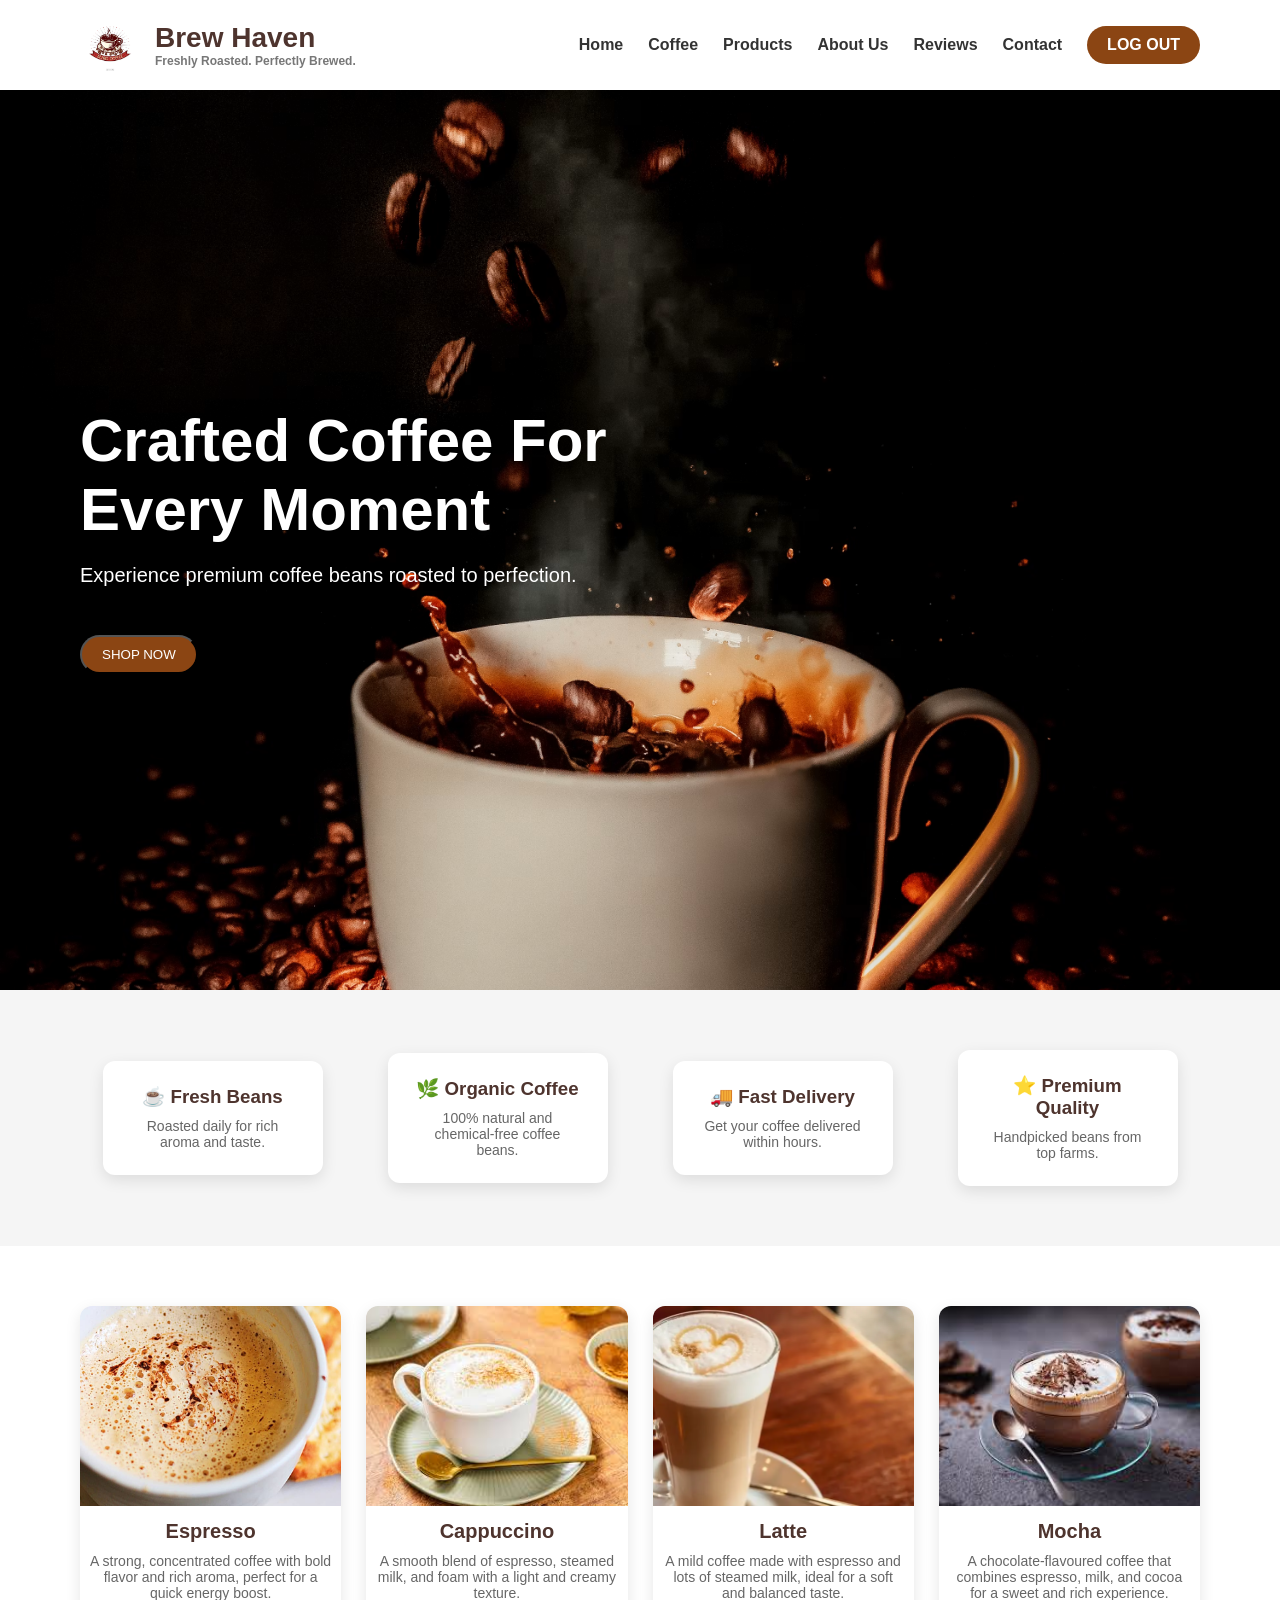
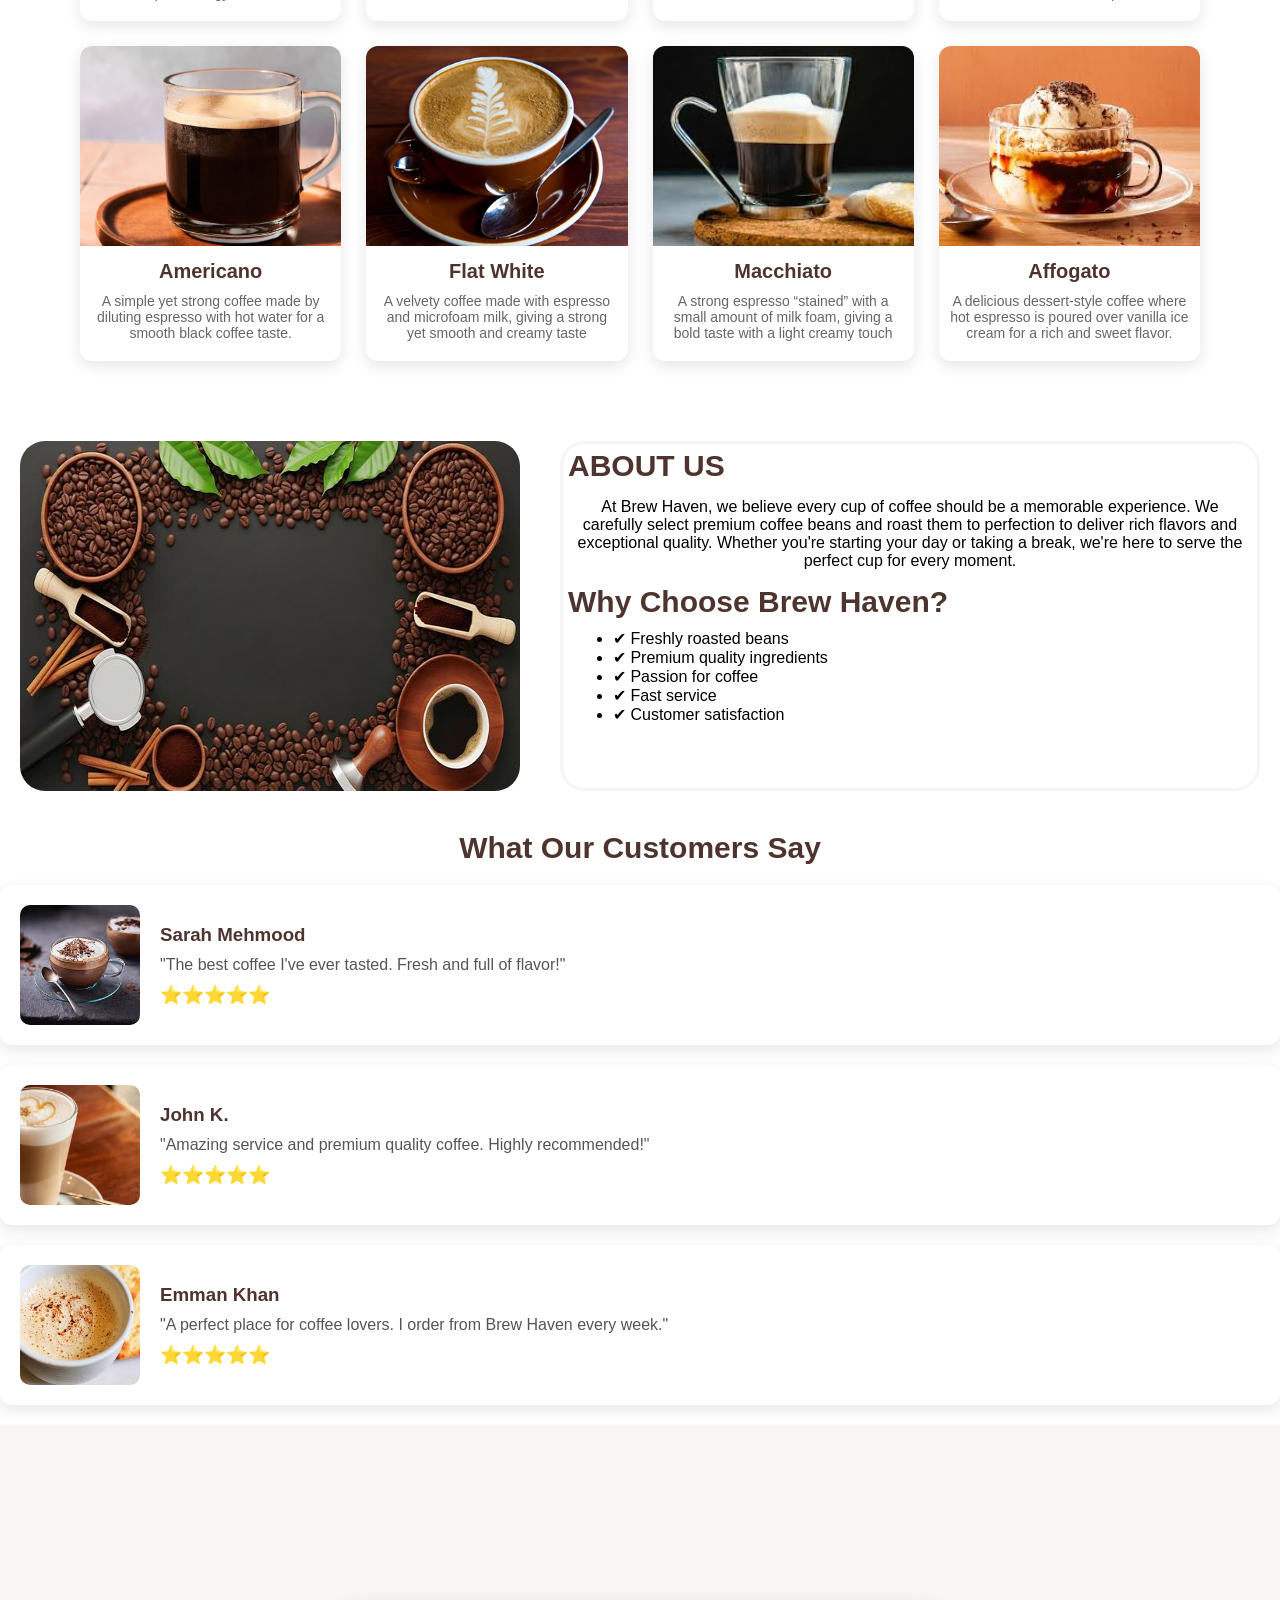
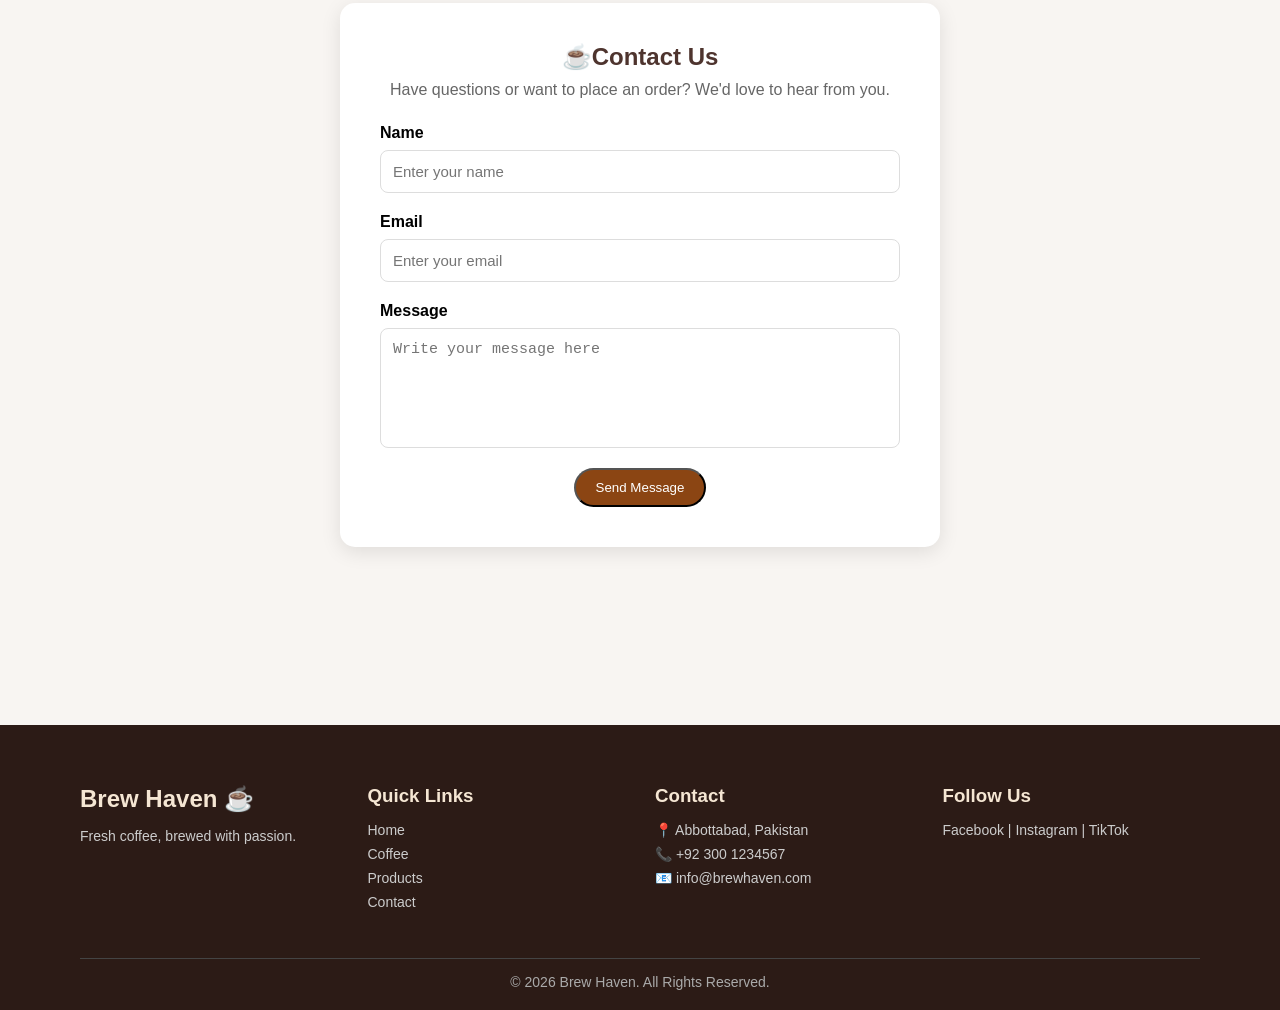
<file: index.html>
<!DOCTYPE html>
<html lang="en">
<head>
    <meta charset="UTF-8">
    <meta name="viewport" content="width=device-width, initial-scale=1.0">
    <title>Landing Page</title>
</head>
<link rel="stylesheet" href="style.css">

<body>
<header>
    <nav>
        <div class="logo">
            <img src="images/img2.avif" alt="Logo">

            <div class="brand">
                <h1>Brew Haven</h1>
                <p>Freshly Roasted. Perfectly Brewed.</p>
            </div>
        </div>

        <div class="nav-links">
            <a href="#hero">Home</a>
            <a href="#features">Coffee</a>
            <a href="#products">Products</a>
            <a href="#aboutus">About Us</a>
            <a href="#reviews">Reviews</a>
            <a href="#contact">Contact</a>
            <a href="#" class="btn" >LOG OUT</a>
        </div>
    </nav>
</header>



<!-- HERO SECTION -->
<section class="hero" id="hero">
    <div class="hero-content">
        <h1>Crafted Coffee For Every Moment</h1>
        <p>Experience premium coffee beans roasted to perfection.</p><br>
        <button class="btn" id="shopbtn">SHOP NOW</button>
    </div>
</section>



<!-- FEATURES -->
<section class="features" id="features">
    <div class="feature">
        <h3>☕ Fresh Beans</h3>
        <p>Roasted daily for rich aroma and taste.</p>
    </div>

    <div class="feature">
        <h3>🌿 Organic Coffee</h3>
        <p>100% natural and chemical-free coffee beans.</p>
    </div>

    <div class="feature">
        <h3>🚚 Fast Delivery</h3>
        <p>Get your coffee delivered within hours.</p>
    </div>

    <div class="feature">
        <h3>⭐ Premium Quality</h3>
        <p>Handpicked beans from top farms.</p>
    </div>
</section>




<!-- PRODUCTS -->
<section class="products" id="products">

    <div class="product">
        <img src="images/img6.jpg" alt="expresso">
        <h1>Espresso</h1>
        <p>A strong, concentrated coffee with bold flavor
             and rich aroma, perfect for a quick energy boost.</p>
     </div>


    <div class="product">
        <img src="images/img7.jpg" alt="cappuccino">
        <h1>Cappuccino</h1>
        <p>A smooth blend of espresso, 
            steamed milk, and foam with a light and creamy texture.</p>
    </div>


    <div class="product">
        <img src="images/img8.webp" alt="latte">
        <h1>Latte</h1>
        <p>A mild coffee made with espresso and lots 
            of steamed milk, ideal for a soft and balanced taste.</p>
    </div>


    <div class="product">
        <img src="images/img9.jpg" alt="mocha">
        <h1>Mocha</h1>
        <p>A chocolate-flavoured coffee that combines espresso, 
            milk, and cocoa for a sweet and rich experience.</p>
    </div>


    <div class="product">
        <img src="images/img10.webp" alt="americano">
        <h1>Americano</h1>
        <p>A simple yet strong coffee made by diluting 
            espresso with hot water for a smooth black coffee taste.</p>
    </div>


    <div class="product">
        <img src="images/img11.avif" alt="flat White">
        <h1>Flat White</h1>
        <p>A velvety coffee made with espresso and 
            microfoam milk, giving a strong yet smooth and creamy taste</p>
    </div>


     <div class="product">
        <img src="images/img12.jpg" alt="macchiato">
        <h1>Macchiato</h1>
        <p>A strong espresso “stained” with a small amount of 
            milk foam, giving a bold taste with a light creamy touch</p>
    </div>

     <div class="product">
        <img src="images/img13.jpg" alt="affogato">
        <h1>Affogato</h1>
        <p>A delicious dessert-style coffee where hot 
            espresso is poured over vanilla ice cream for a rich and sweet flavor.</p>
    </div>
</section>


<!-- ABOUT coffee -->
 <section class="aboutus" id="aboutus">
    <img src="images/img17.jpg" alt="love coffee">
    <div class="abt">
        <h2>ABOUT US</h2>
        <p>At Brew Haven, we believe every cup of 
            coffee should be a memorable experience.
             We carefully select premium coffee beans 
             and roast them to perfection to deliver rich flavors
              and exceptional quality. Whether you're starting your 
              day or taking a break, we're here to serve the perfect 
              cup for every moment.</p>
              <h2>Why Choose Brew Haven?</h2>
        <ul>
            <li>✔ Freshly roasted beans</li>
            <li>✔ Premium quality ingredients</li>
            <li>✔ Passion for coffee</li>
            <li>✔ Fast service</li>
            <li>✔ Customer satisfaction</li>
        </ul>
    </div>

 </section>


 <!-- REVIEWS -->
 <h3 class="customer">What Our Customers Say</h3>

 <section class="reviews" id="reviews">
    
    <div class="review">
    <img src="images/img9.jpg" alt="Coffee Review">

    <div class="review-content">
        <h3>Sarah Mehmood</h3>
        <p>"The best coffee I've ever tasted. Fresh and full of flavor!"</p>
        <span>⭐⭐⭐⭐⭐</span>
    </div>
</div>

    <div class="review">
    <img src="images/img8.webp" alt="Coffee Review">

    <div class="review-content">
        <h3>John K.</h3>
        <p>"Amazing service and premium quality coffee. Highly recommended!"</p>
        <span>⭐⭐⭐⭐⭐</span>
    </div>
    </div>

    <div class="review">
    <img src="images/img6.jpg" alt="Coffee Review">

    <div class="review-content">
        <h3>Emman Khan</h3>
        <p>"A perfect place for coffee lovers. I order from Brew Haven every week."</p>
        <span>⭐⭐⭐⭐⭐</span>
    </div>
    </div>
</section>


<!-- CONTACT US  -->
<section class="contactus" id="contact">

    <div class="form-container">

        <h2>☕Contact Us</h2>
        <p>Have questions or want to place an order? We'd love to hear from you.</p>

        <form action="backend.php" method="post" id="form">

            <label for="name">Name</label>
            <input type="text" id="name" placeholder="Enter your name">

            <label for="email">Email</label>
            <input type="email" id="email" placeholder="Enter your email">

            <label for="message">Message</label>
            <textarea id="message" placeholder="Write your message here"></textarea>

            <button type="submit" class="btn" id="sndbtn" >Send Message</button>

        </form>
     </div>
</section>
<footer class="footer">

    <div class="footer-container">

        <div class="footer-box">
            <h2>Brew Haven ☕</h2>
            <p>Fresh coffee, brewed with passion.</p>
        </div>

        <div class="footer-box">
            <h3>Quick Links</h3>
            <a href="#hero">Home</a>
            <a href="#coffee">Coffee</a>
            <a href="#products">Products</a>
            <a href="#contact">Contact</a>
        </div>

        <div class="footer-box">
            <h3>Contact</h3>
            <p>📍 Abbottabad, Pakistan</p>
            <p>📞 +92 300 1234567</p>
            <p>📧 info@brewhaven.com</p>
        </div>

        <div class="footer-box">
            <h3>Follow Us</h3>
            <p>Facebook | Instagram | TikTok</p>
        </div>

    </div>

    <div class="footer-bottom">
        <p>© 2026 Brew Haven. All Rights Reserved.</p>
    </div>

</footer>
<script src="script.js"></script>
</body>

</html>
</file>
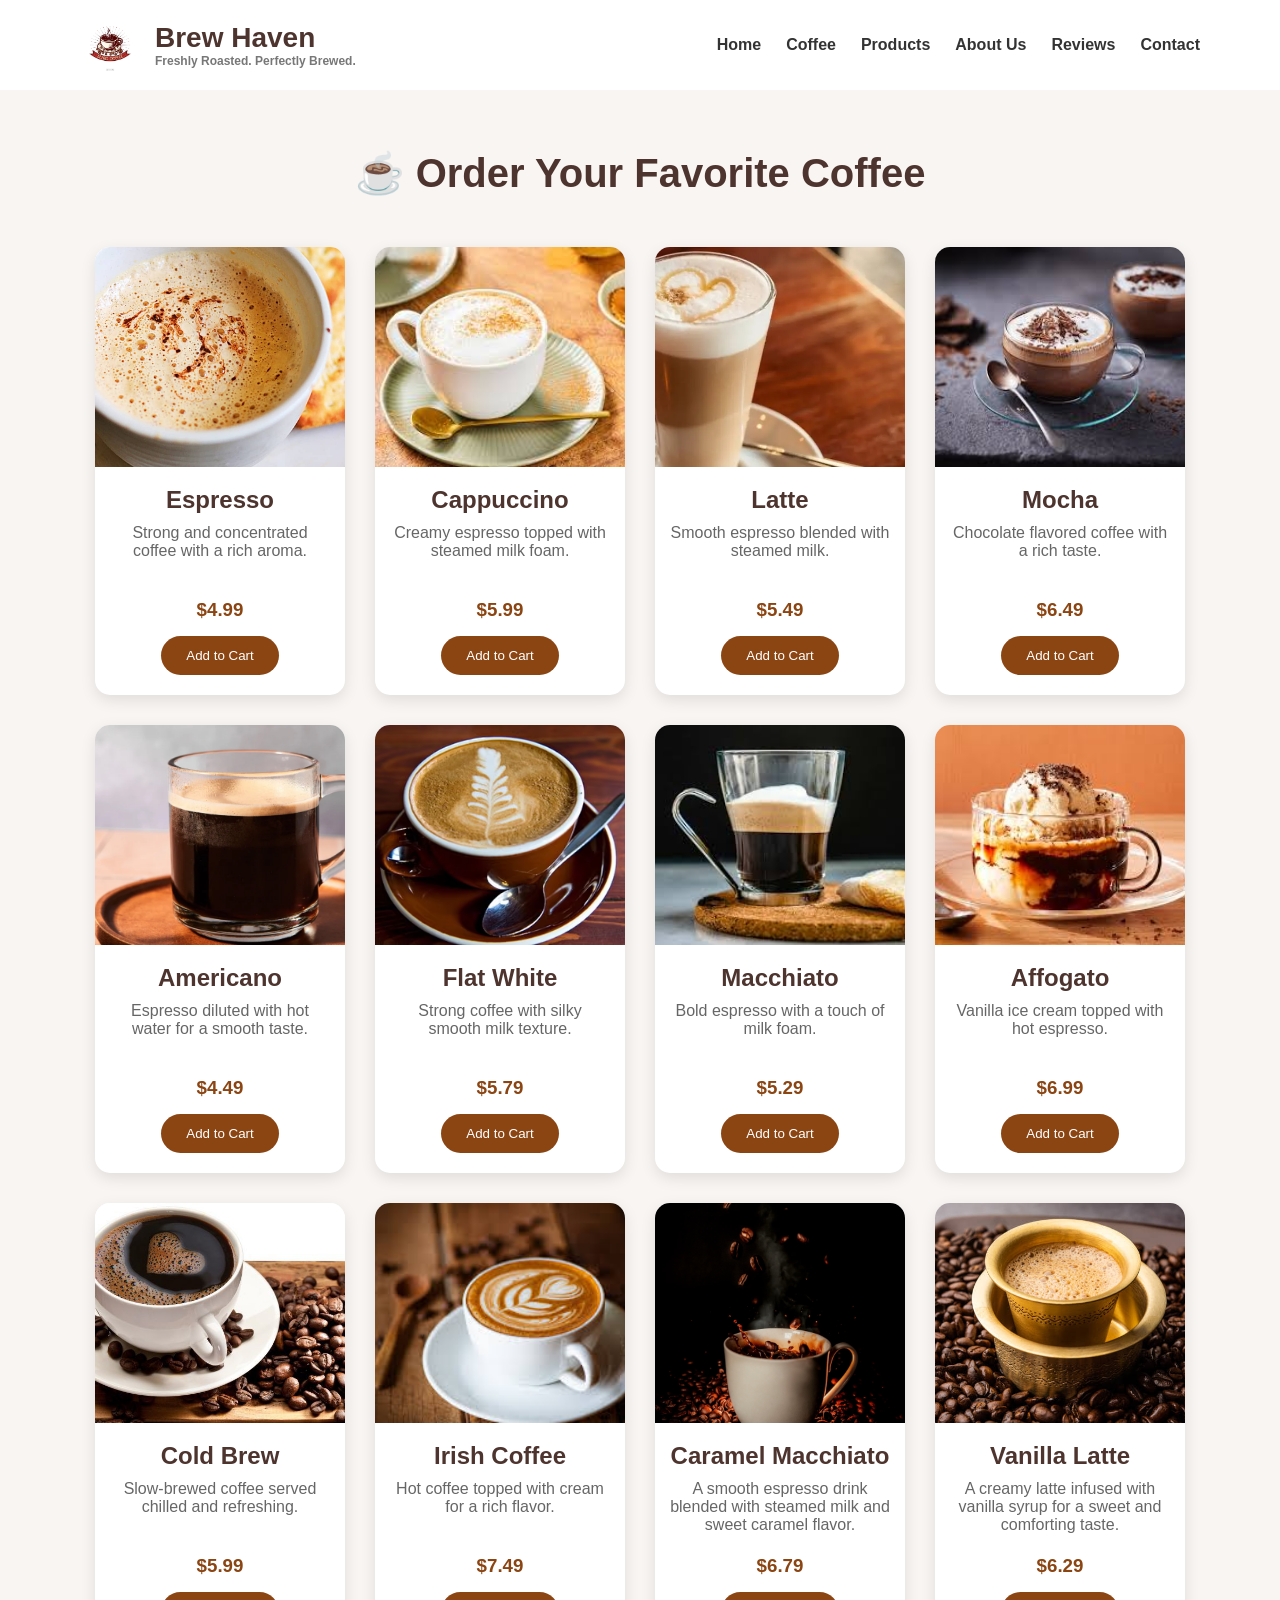
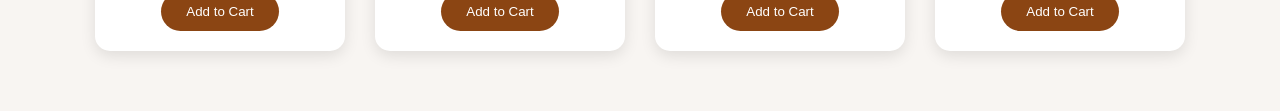
<file: shop.html>
<!DOCTYPE html>
<html>
<head>
    <title>Shop</title>
</head>
<link rel="stylesheet" href="style.css">


<body>
<header>
    <nav>
        <div class="logo">
            <img src="images/img2.avif" alt="Logo">

            <div class="brand">
                <h1>Brew Haven</h1>
                <p>Freshly Roasted. Perfectly Brewed.</p>
            </div>
        </div>

        <div class="nav-links">
            <a href="index.html#hero">Home</a>
            <a href="index.html#features">Coffee</a>
            <a href="index.html#products">Products</a>
            <a href="index.html#aboutus">About Us</a>
            <a href="index.html#reviews">Reviews</a>
            <a href="index.html#contact">Contact</a>
        </div>
    </nav>
</header>
<section class="cards">

    <h1 class="shop-title">☕ Order Your Favorite Coffee</h1>

    <div class="card">
        <img src="images/img6.jpg" alt="Espresso">
        <h2>Espresso</h2>
        <p>Strong and concentrated coffee with a rich aroma.</p>
        <h3>$4.99</h3>
        <button>Add to Cart</button>
    </div>

    <div class="card">
        <img src="images/img7.jpg" alt="Cappuccino">
        <h2>Cappuccino</h2>
        <p>Creamy espresso topped with steamed milk foam.</p>
        <h3>$5.99</h3>
        <button>Add to Cart</button>
    </div>

    <div class="card">
        <img src="images/img8.webp" alt="Latte">
        <h2>Latte</h2>
        <p>Smooth espresso blended with steamed milk.</p>
        <h3>$5.49</h3>
        <button>Add to Cart</button>
    </div>

    <div class="card">
        <img src="images/img9.jpg" alt="Mocha">
        <h2>Mocha</h2>
        <p>Chocolate flavored coffee with a rich taste.</p>
        <h3>$6.49</h3>
        <button>Add to Cart</button>
    </div>

    <div class="card">
        <img src="images/img10.webp" alt="Americano">
        <h2>Americano</h2>
        <p>Espresso diluted with hot water for a smooth taste.</p>
        <h3>$4.49</h3>
        <button>Add to Cart</button>
    </div>

    <div class="card">
        <img src="images/img11.avif" alt="Flat White">
        <h2>Flat White</h2>
        <p>Strong coffee with silky smooth milk texture.</p>
        <h3>$5.79</h3>
        <button>Add to Cart</button>
    </div>

    <div class="card">
        <img src="images/img12.jpg" alt="Macchiato">
        <h2>Macchiato</h2>
        <p>Bold espresso with a touch of milk foam.</p>
        <h3>$5.29</h3>
        <button>Add to Cart</button>
    </div>

    <div class="card">
        <img src="images/img13.jpg" alt="Affogato">
        <h2>Affogato</h2>
        <p>Vanilla ice cream topped with hot espresso.</p>
        <h3>$6.99</h3>
        <button>Add to Cart</button>
    </div>

    <div class="card">
        <img src="images/img4.jpg" alt="Cold Brew">
        <h2>Cold Brew</h2>
        <p>Slow-brewed coffee served chilled and refreshing.</p>
        <h3>$5.99</h3>
        <button>Add to Cart</button>
    </div>

    <div class="card">
        <img src="images/img3.jpg" alt="Irish Coffee">
        <h2>Irish Coffee</h2>
        <p>Hot coffee topped with cream for a rich flavor.</p>
        <h3>$7.49</h3>
        <button>Add to Cart</button>
    </div>

    <div class="card">
    <img src="images/img5.avif" alt="Caramel Macchiato">
    <h2>Caramel Macchiato</h2>
    <p>A smooth espresso drink blended with steamed milk and sweet caramel flavor.</p>
    <h3>$6.79</h3>
    <button>Add to Cart</button>
    </div>

    <div class="card">
    <img src="images/img19.jpg" alt="Vanilla Latte">
    <h2>Vanilla Latte</h2>
    <p>A creamy latte infused with vanilla syrup for a sweet and comforting taste.</p>
    <h3>$6.29</h3>
    <button>Add to Cart</button>
    </div>
</section>
<script src="script.js"></script>
</body>
</html>
</file>
<file: style.css>
html{
    scroll-behavior: smooth;
}
*{
    margin:0;
    padding:0;
    box-sizing:border-box;
   
}

body{
    font-family:Arial, sans-serif;
    
}


nav{
    display:flex;
    justify-content:space-between;
    align-items:center;
    padding:15px 80px;
    background:white;
    box-shadow:0 2px 10px rgba(0,0,0,0.1);
}

.logo{
    display:flex;
    align-items:center;
    gap:15px;
}

.logo img{
    width:60px;
    height:60px;
    border-radius:50%;
    object-fit:cover;
}

.brand h1{
    color:#4e342e;
    font-size:28px;
    font-weight: bold;
}

.brand p{
    color:#777;
    font-size:12px;
    font-weight: bold;
}

.nav-links{
    display:flex;
    align-items:center;
    gap:25px;
}

.nav-links a{
    text-decoration:none;
    color:#333;
    font-weight:600;
    transition:0.3s;
}

.nav-links a:hover{
    color:#8B4513;
   
}

.btn{
    background:#8B4513;
    color:white !important;
    padding:10px 20px;
    border-radius:25px;
}

.btn:hover{
    background:#6b3410;
    transition: 0.3s;
}
.hero{
    height: 100vh;
    width: 100%;
    
    background-image: url(images/img5.avif);
    background-size: cover;
    background-position: center;
    background-repeat: no-repeat;
    align-items: center;
    padding-left: 80px;
    display: flex;
   

}
.hero-content{
    color: white;
    max-width: 600px;
}
.hero-content h1{
     font-size:60px;
    margin-bottom:20px;
}
.hero-content p{
    font-size: 20px;
    margin-bottom: 30px;
}
.features{
    display: flex;
    justify-content: space-around;
    align-items: center;
    padding: 60px 80px;
    background: #f5f5f5;
    flex-wrap: wrap;
    gap: 20px;
}

.feature{
    background: white;
    padding: 25px;
    border-radius: 12px;
    width: 220px;
    text-align: center;
    box-shadow: 0 5px 15px rgba(0,0,0,0.1);
    transition: 0.3s;
}

.feature:hover{
    transform: translateY(-5px);
}

.feature h3{
    margin-bottom: 10px;
    color: #4e342e;
}

.feature p{
    font-size: 14px;
    color: #666;
}
.products{
    display: grid;
    grid-template-columns: repeat(auto-fit, minmax(250px, 1fr));
    gap: 25px;
    padding: 60px 80px;
    
}
.product{
    background: white;
    border-radius: 12px;
    overflow: hidden;
    box-shadow: 0 5px 15px rgba(0,0,0,0.1);
    text-align: center;
    transition: 0.3s;
}

.product:hover{
    transform: translateY(-8px);
    
}
.product img{
    width: 100%;
    height: 200px;
    object-fit: cover;
}
.product h1{
    font-size: 20px;
    margin: 10px 0;
    color: #4e342e;
}

.product p{
    font-size: 14px;
    padding: 0 10px 20px;
    color: #666;
}
.aboutus{
    display: flex;
}
.aboutus img{
     width: 500px;
    max-width: 100%;
    height: 350px;
    margin: 20px;
    border-radius: 25px;

}

.abt{
    
    background-color: white;
    margin:20px ;
   width: 700px;
    min-height: 350px;
   
   border: solid;
   border-radius: 25px;
   border-color: #f5f5f5;

}
.abt h2{
    color:#4e342e ;
    font-size: 30px;
    font-weight: bold;
    padding: 5px;
   font-family: 'Segoe UI', Tahoma, Geneva, Verdana, sans-serif;
}
.abt p{
    padding: 10px;
    text-align: center;
}
.abt ul{
    padding: 5px 50px 10px 50px;
}
.customer{
    font-family: 'Segoe UI', Tahoma, Geneva, Verdana, sans-serif;
    font-size: 30px;
    font-weight: bold;
    font-display: auto;
    text-align: center ;
    color:#4e342e;
    padding: 10px;
    margin: 10px;
}

.review{
    display: flex;
    align-items: center;
    gap: 20px;
    padding: 20px;
    background: #fff;
    border-radius: 12px;
    box-shadow: 0 5px 15px rgba(0,0,0,0.1);
    margin-bottom: 20px;
}

.review img{
    width: 120px;
    height: 120px;
    object-fit: cover;
    border-radius: 10px;
}

.review-content h3{
    color: #4e342e;
    margin-bottom: 10px;
}

.review-content p{
    color: #555;
    margin-bottom: 10px;
}

.review-content span{
    font-size: 18px;
}
.contactus{
    min-height: 100vh;
    display: flex;
    justify-content: center;
    align-items: center;
    padding: 40px;
    background: #f8f5f2;
}

.form-container{
    width: 100%;
    max-width: 600px;
    background: white;
    padding: 40px;
    border-radius: 15px;
    box-shadow: 0 5px 20px rgba(0,0,0,0.1);
}

.form-container h2{
    text-align: center;
    color: #4e342e;
    margin-bottom: 10px;
}

.form-container p{
    text-align: center;
    color: #666;
    margin-bottom: 25px;
}

.form-container form{
    display: flex;
    flex-direction: column;
}

.form-container label{
    margin-bottom: 8px;
    font-weight: 600;
}

.form-container input,
.form-container textarea{
    width: 100%;
    padding: 12px;
    margin-bottom: 20px;
    border: 1px solid #ddd;
    border-radius: 8px;
    font-size: 15px;
}

.form-container textarea{
    height: 120px;
    resize: none;
}

.form-container .btn{
    align-self: center;
}


.footer{
    background: #2c1b16;
    color: white;
    padding: 60px 80px 20px;
}

.footer-container{
    display: flex;
    justify-content: space-between;
    flex-wrap: wrap;
    gap: 30px;
}

.footer-box{
    flex: 1;
    min-width: 200px;
}

.footer-box h2,
.footer-box h3{
    margin-bottom: 15px;
    color: #f5e6d3;
}

.footer-box p,
.footer-box a{
    color: #ccc;
    text-decoration: none;
    display: block;
    margin-bottom: 8px;
    font-size: 14px;
}

.footer-box a:hover{
    color: #fff;
}

.footer-bottom{
    text-align: center;
    margin-top: 40px;
    border-top: 1px solid #444;
    padding-top: 15px;
    font-size: 14px;
    color: #aaa;
}
html{
    scroll-behavior: smooth;
}
/* =========================
   RESPONSIVE DESIGN
   ========================= */

@media (max-width: 768px){

    nav{
        flex-direction: column;
        padding: 15px 20px;
        text-align: center;
    }

    .logo{
        flex-direction: column;
    }

    .nav-links{
        flex-wrap: wrap;
        justify-content: center;
        gap: 10px;
        margin-top: 15px;
    }

    .hero{
        padding: 20px;
        justify-content: center;
        text-align: center;
    }

    .hero-content h1{
        font-size: 35px;
    }

    .hero-content p{
        font-size: 16px;
    }

    .features{
        flex-direction: column;
        padding: 40px 20px;
    }

    .feature{
        width: 100%;
        max-width: 350px;
    }

    .products{
        grid-template-columns: 1fr;
        padding: 40px 20px;
    }

    .aboutus{
        flex-direction: column;
        align-items: center;
    }

    .aboutus img{
        width: 90%;
        height: auto;
        margin: 20px 0;
    }

    .abt{
        width: 90%;
        height: auto;
        text-align: center;
        padding-bottom: 20px;
    }

    .abt ul{
        padding: 10px 20px;
        text-align: left;
    }

    .customer{
        font-size: 24px;
    }

    .review{
        flex-direction: column;
        text-align: center;
    }

    .review img{
        width: 100px;
        height: 100px;
    }

    .contactus{
        padding: 20px;
    }

    .form-container{
        padding: 25px;
    }

    .footer{
        padding: 40px 20px 20px;
    }

    .footer-container{
        flex-direction: column;
        text-align: center;
    }

    .footer-box{
        min-width: 100%;
    }
}
.cards{
    padding: 60px 80px;
    display: grid;
   
    grid-template-columns: repeat(auto-fit,minmax(220px,250px));
    justify-content: center;

    gap: 30px;
    background: #f8f5f2;
}

.shop-title{
    grid-column: 1/-1;
    text-align: center;
    font-size: 40px;
    color: #4e342e;
    margin-bottom: 20px;
}

.card{
    background: white;
    border-radius: 15px;
    overflow: hidden;
    box-shadow: 0 5px 15px rgba(0,0,0,0.1);
    transition: 0.3s;
    text-align: center;
}

.card:hover{
    transform: translateY(-10px);
}

.card img{
    width: 100%;
    height: 220px;
    object-fit: cover;
}

.card h2{
    color: #4e342e;
    margin: 15px 0 10px;
}

.card p{
    color: #666;
    padding: 0 15px;
    min-height: 60px;
}

.card h3{
    color: #8B4513;
    margin: 15px 0;
}

.card button{
    background: #8B4513;
    color: white;
    border: none;
    padding: 12px 25px;
    border-radius: 25px;
    margin-bottom: 20px;
    cursor: pointer;
    transition: 0.3s;
}

.card button:hover{
    background: #6b3410;
}
</file>
